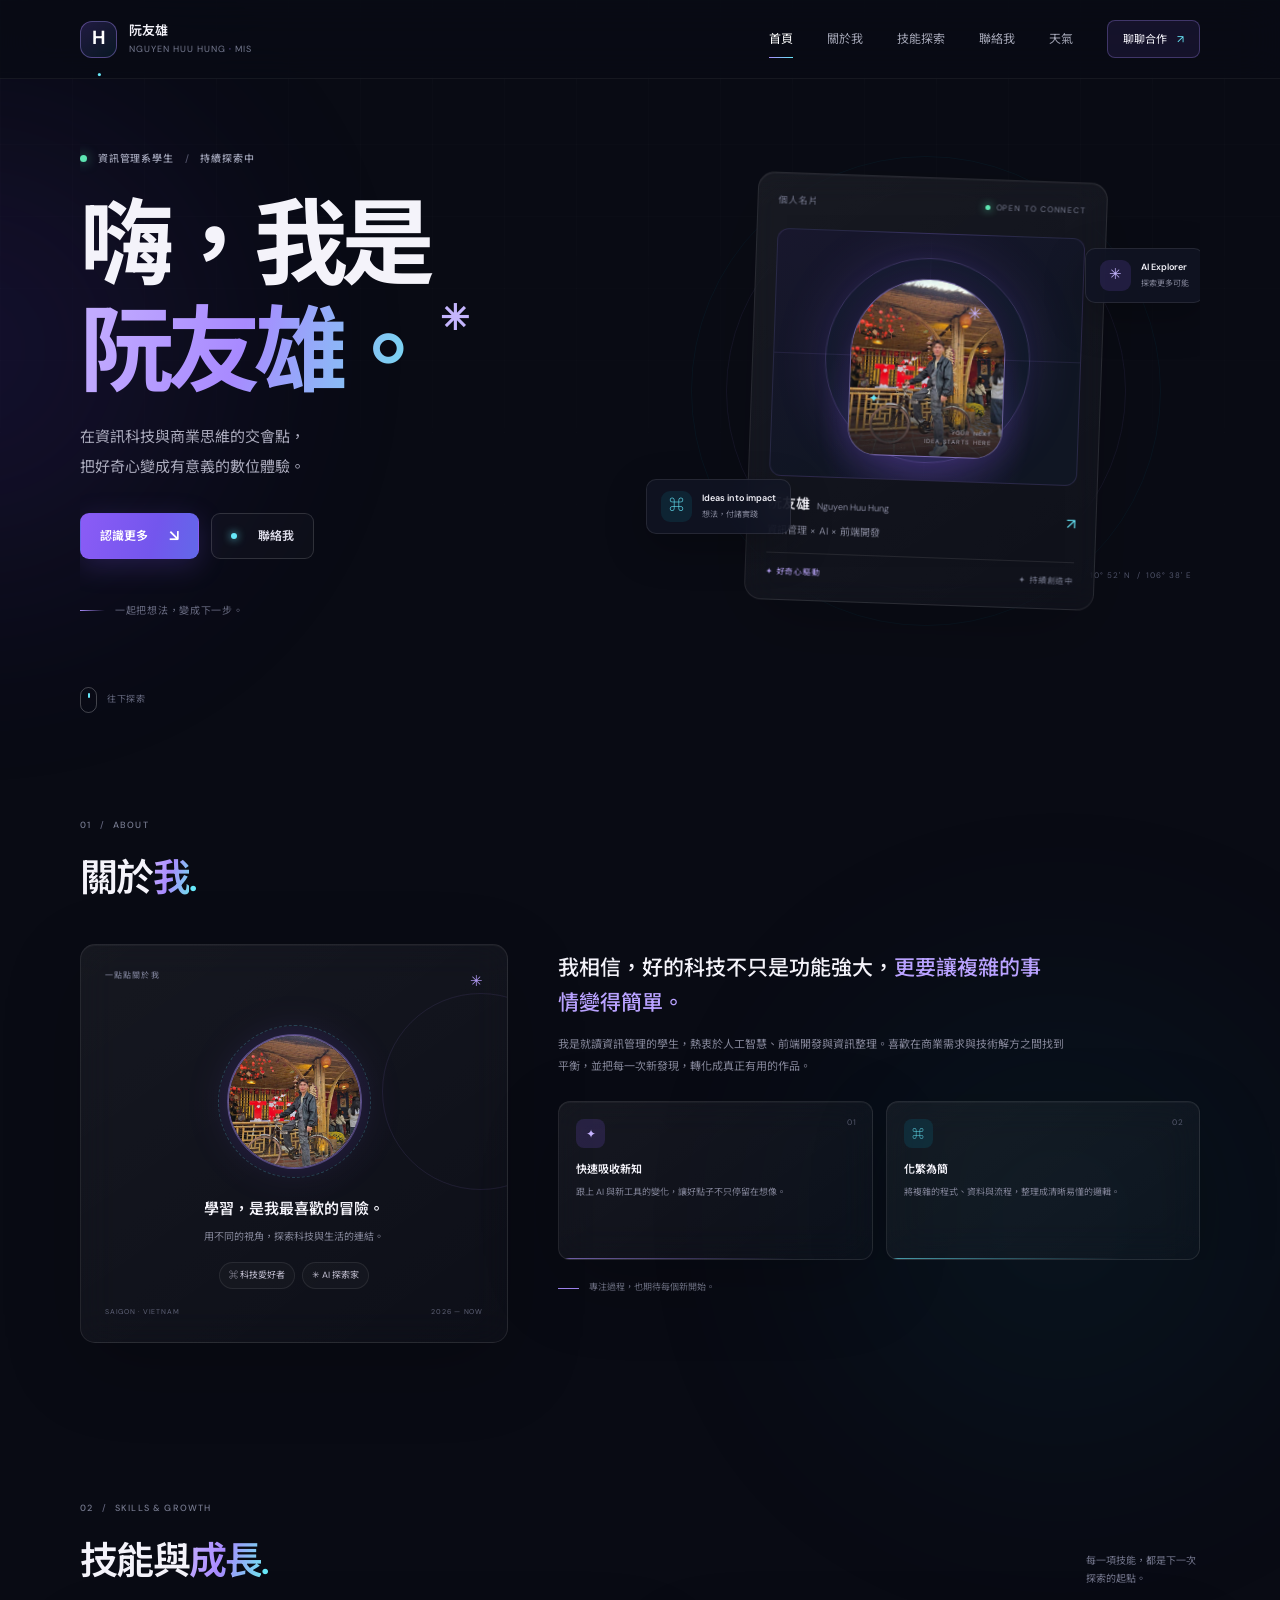
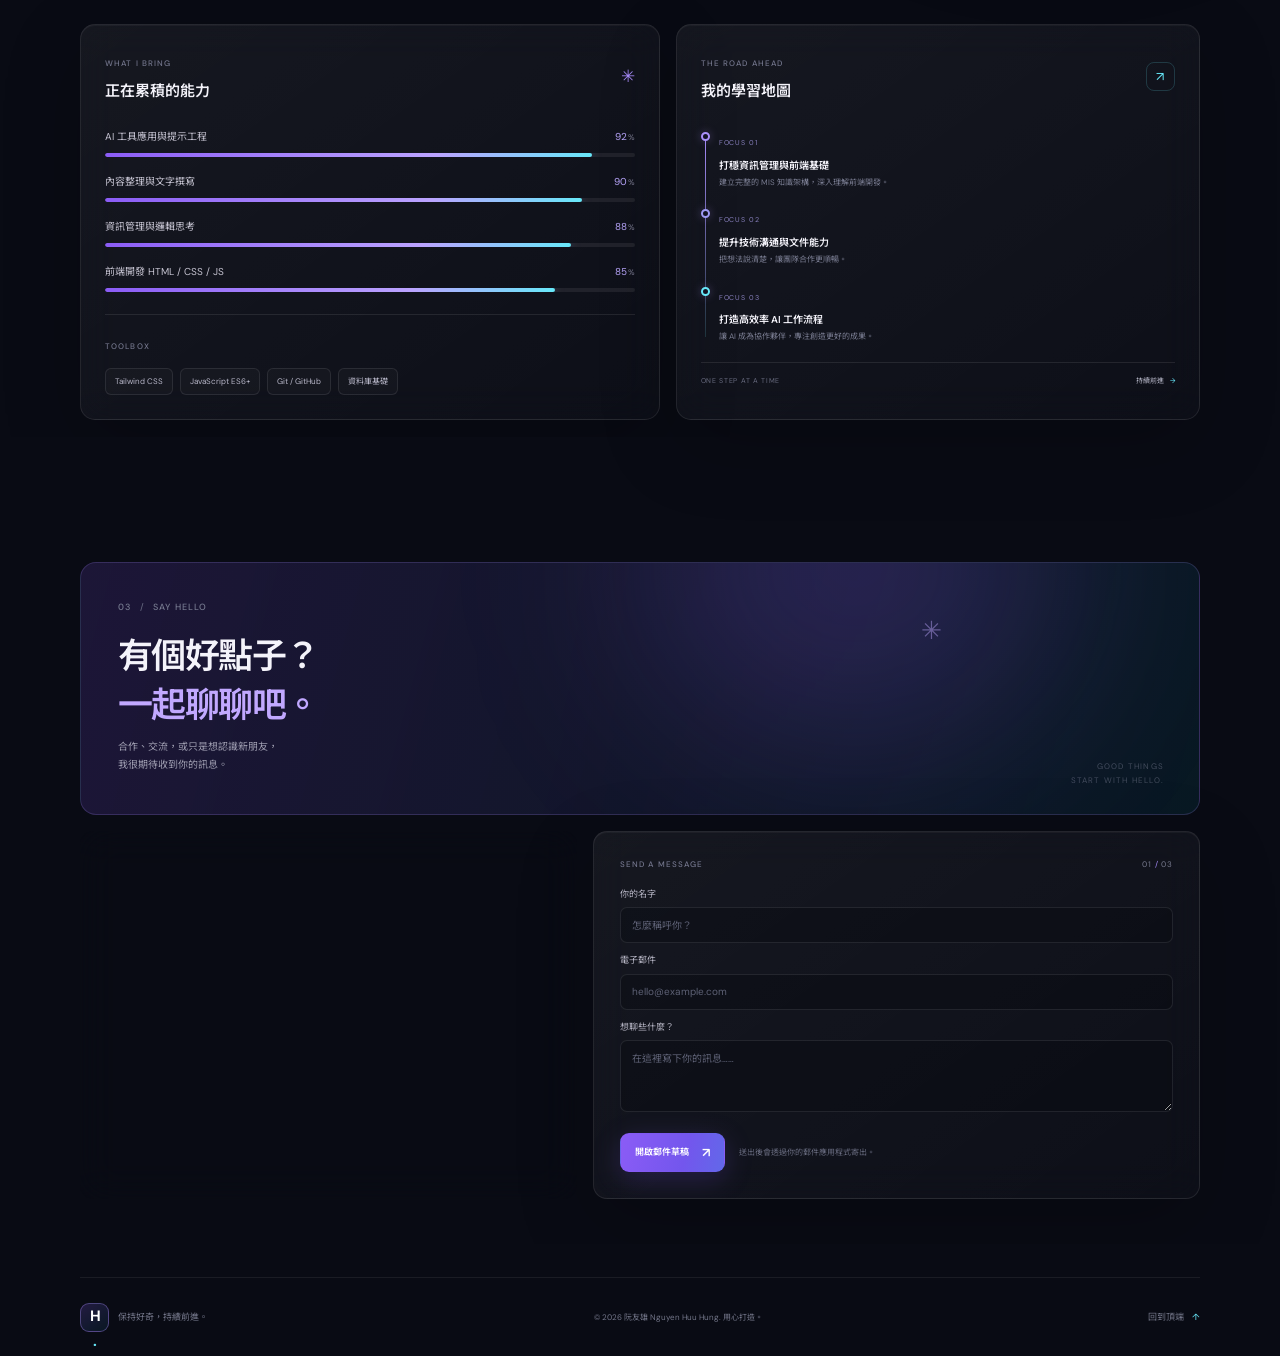
<file: index.html>
<!doctype html>
<html lang="zh-Hant">
  <head>
    <meta charset="UTF-8" />
    <meta name="viewport" content="width=device-width, initial-scale=1.0" />
    <meta
      name="description"
      content="阮友雄的個人作品集：資訊管理、人工智慧與前端技術的探索與實踐。"
    />
    <meta name="theme-color" content="#090b14" />
    <title>阮友雄 Nguyen Huu Hung — 個人作品集</title>
    <link rel="preconnect" href="https://fonts.googleapis.com" />
    <link rel="preconnect" href="https://fonts.gstatic.com" crossorigin />
    <link
      href="https://fonts.googleapis.com/css2?family=DM+Sans:wght@400;500;600;700&family=Noto+Sans+TC:wght@400;500;600;700;800&display=swap"
      rel="stylesheet"
    />
    <link rel="stylesheet" href="./styles.css" />
    <script src="./script.js" defer></script>
  </head>
  <body>
    <div class="page-glow page-glow-one" aria-hidden="true"></div>
    <div class="page-glow page-glow-two" aria-hidden="true"></div>

    <header class="site-header">
      <nav class="nav-shell container" aria-label="主要導覽">
        <a class="brand" href="#home" aria-label="阮友雄 — 回到首頁">
          <span class="brand-mark">H<span>.</span></span>
          <span class="brand-copy">
            <strong>阮友雄</strong>
            <span>NGUYEN HUU HUNG <i>·</i> MIS</span>
          </span>
        </a>
        <button class="menu-toggle" type="button" aria-label="開啟導覽選單" aria-expanded="false" aria-controls="primary-menu">
          <span></span><span></span>
        </button>
        <div class="nav-links" id="primary-menu">
          <a class="nav-link active" href="#home">首頁</a>
          <a class="nav-link" href="#about">關於我</a>
          <a class="nav-link" href="#skills">技能探索</a>
          <a class="nav-link" href="#contact">聯絡我</a>
          <a class="nav-link" href="./weather.html">天氣</a>
          <a class="nav-cta" href="#contact">聊聊合作 <span aria-hidden="true">↗</span></a>
        </div>
      </nav>
    </header>

    <main>
      <section class="hero section container" id="home" aria-labelledby="hero-title">
        <div class="hero-copy">
          <div class="eyebrow"><span class="status-dot"></span> 資訊管理系學生 <span class="eyebrow-separator">/</span> 持續探索中</div>
          <h1 id="hero-title">嗨，我是<br /><span class="gradient-text">阮友雄。</span><span class="wave" aria-hidden="true">✳</span></h1>
          <p class="hero-description">
            在資訊科技與商業思維的交會點，<br class="desktop-break" />
            把好奇心變成有意義的數位體驗。
          </p>
          <div class="hero-actions">
            <a class="button button-primary" href="#about">認識更多 <span aria-hidden="true">↘</span></a>
            <a class="button button-secondary" href="#contact"><span class="button-dot"></span> 聯絡我</a>
          </div>
          <div class="hero-footnote"><span class="footnote-line"></span> 一起把想法，變成下一步。</div>
        </div>

        <div class="hero-visual" aria-label="個人介紹卡片">
          <div class="orbit orbit-one"></div>
          <div class="orbit orbit-two"></div>
          <div class="hero-card glass-card">
            <div class="card-topline"><span>個人名片</span><span class="availability"><i></i> OPEN TO CONNECT</span></div>
            <div class="portrait-wrap">
              <div class="portrait-halo"></div>
              <div class="portrait">
                <img class="portrait-image" src="./img/image01.jpg" alt="阮友雄的個人照片" />
                <span class="portrait-spark spark-one">✳</span>
                <span class="portrait-spark spark-two">✦</span>
                <span class="portrait-caption">YOUR NEXT<br />IDEA STARTS HERE</span>
              </div>
            </div>
            <div class="hero-card-info">
              <div><h2>阮友雄 <span>Nguyen Huu Hung</span></h2><p>資訊管理 × AI × 前端開發</p></div>
              <span class="card-arrow" aria-hidden="true">↗</span>
            </div>
            <div class="hero-card-bottom"><span>✦ 好奇心驅動</span><span>✦ 持續創造中</span></div>
          </div>
          <div class="floating-note note-top"><span class="note-icon">✳</span><span><strong>AI Explorer</strong><small>探索更多可能</small></span></div>
          <div class="floating-note note-bottom"><span class="note-icon note-icon-cyan">⌘</span><span><strong>Ideas into impact</strong><small>想法，付諸實踐</small></span></div>
          <span class="visual-coordinate">10° 52' N&nbsp; / &nbsp;106° 38' E</span>
        </div>
        <a class="scroll-cue" href="#about" aria-label="向下瀏覽"><span></span> 往下探索</a>
      </section>

      <section class="section about-section container" id="about" aria-labelledby="about-title">
        <div class="section-heading">
          <span class="section-index">01 <i>/</i> ABOUT</span>
          <h2 id="about-title">關於<span class="gradient-text">我</span><span class="heading-dot">.</span></h2>
        </div>
        <div class="about-grid">
          <article class="profile-card glass-card">
            <div class="profile-card-top"><span class="mini-label">一點點關於我</span><span class="profile-star">✳</span></div>
            <div class="profile-monogram">
              <img class="profile-image" src="./img/image01.jpg" alt="阮友雄的個人照片" />
              <span class="monogram-ring" aria-hidden="true"></span>
            </div>
            <h3>學習，是我最喜歡的冒險。</h3>
            <p>用不同的視角，探索科技與生活的連結。</p>
            <div class="profile-tags"><span>⌘ 科技愛好者</span><span>✳ AI 探索家</span></div>
            <div class="profile-card-index">SAIGON · VIETNAM <span>2026 — NOW</span></div>
          </article>
          <div class="about-content">
            <p class="about-lead">我相信，好的科技不只是功能強大，<span class="text-lilac">更要讓複雜的事情變得簡單。</span></p>
            <p class="about-paragraph">我是就讀資訊管理的學生，熱衷於人工智慧、前端開發與資訊整理。喜歡在商業需求與技術解方之間找到平衡，並把每一次新發現，轉化成真正有用的作品。</p>
            <div class="feature-grid">
              <article class="feature-card glass-card">
                <span class="feature-number">01</span><span class="feature-icon purple-icon" aria-hidden="true">✦</span>
                <h3>快速吸收新知</h3><p>跟上 AI 與新工具的變化，讓好點子不只停留在想像。</p>
                <span class="feature-line"></span>
              </article>
              <article class="feature-card glass-card">
                <span class="feature-number">02</span><span class="feature-icon cyan-icon" aria-hidden="true">⌘</span>
                <h3>化繁為簡</h3><p>將複雜的程式、資料與流程，整理成清晰易懂的邏輯。</p>
                <span class="feature-line feature-line-cyan"></span>
              </article>
            </div>
            <div class="about-signoff"><span class="signoff-rule"></span> 專注過程，也期待每個新開始。</div>
          </div>
        </div>
      </section>

      <section class="section skills-section container" id="skills" aria-labelledby="skills-title">
        <div class="section-heading skills-heading">
          <div><span class="section-index">02 <i>/</i> SKILLS & GROWTH</span><h2 id="skills-title">技能與<span class="gradient-text">成長</span><span class="heading-dot">.</span></h2></div>
          <p>每一項技能，都是下一次<br />探索的起點。</p>
        </div>
        <div class="skills-layout">
          <article class="skills-card glass-card">
            <div class="card-heading"><div><span class="mini-label">WHAT I BRING</span><h3>正在累積的能力</h3></div><span class="card-heading-mark">✳</span></div>
            <div class="skill-list">
              <div class="skill-item"><div class="skill-label"><span>AI 工具應用與提示工程</span><span class="skill-score">92<span>%</span></span></div><div class="skill-track"><span style="--level: 92%"></span></div></div>
              <div class="skill-item"><div class="skill-label"><span>內容整理與文字撰寫</span><span class="skill-score">90<span>%</span></span></div><div class="skill-track"><span style="--level: 90%"></span></div></div>
              <div class="skill-item"><div class="skill-label"><span>資訊管理與邏輯思考</span><span class="skill-score">88<span>%</span></span></div><div class="skill-track"><span style="--level: 88%"></span></div></div>
              <div class="skill-item"><div class="skill-label"><span>前端開發 HTML / CSS / JS</span><span class="skill-score">85<span>%</span></span></div><div class="skill-track"><span style="--level: 85%"></span></div></div>
            </div>
            <div class="toolbox"><span class="mini-label">TOOLBOX</span><div class="tool-pills"><span>Tailwind CSS</span><span>JavaScript ES6+</span><span>Git / GitHub</span><span>資料庫基礎</span></div></div>
          </article>
          <article class="roadmap-card glass-card">
            <div class="card-heading"><div><span class="mini-label">THE ROAD AHEAD</span><h3>我的學習地圖</h3></div><span class="roadmap-icon">↗</span></div>
            <div class="timeline">
              <div class="timeline-item"><span class="timeline-dot"></span><span class="timeline-label">FOCUS 01</span><h4>打穩資訊管理與前端基礎</h4><p>建立完整的 MIS 知識架構，深入理解前端開發。</p></div>
              <div class="timeline-item"><span class="timeline-dot"></span><span class="timeline-label">FOCUS 02</span><h4>提升技術溝通與文件能力</h4><p>把想法說清楚，讓團隊合作更順暢。</p></div>
              <div class="timeline-item"><span class="timeline-dot"></span><span class="timeline-label">FOCUS 03</span><h4>打造高效率 AI 工作流程</h4><p>讓 AI 成為協作夥伴，專注創造更好的成果。</p></div>
            </div>
            <div class="roadmap-footer"><span>ONE STEP AT A TIME</span><span>持續前進 <i>→</i></span></div>
          </article>
        </div>
      </section>

      <section class="section contact-section container" id="contact" aria-labelledby="contact-title">
        <div class="contact-banner">
          <div class="contact-banner-glow" aria-hidden="true"></div>
          <span class="section-index">03 <i>/</i> SAY HELLO</span>
          <h2 id="contact-title">有個好點子？<br /><span>一起聊聊吧。</span></h2>
          <p>合作、交流，或只是想認識新朋友，<br />我很期待收到你的訊息。</p>
          <span class="banner-star" aria-hidden="true">✳</span>
          <span class="banner-caption">GOOD THINGS<br />START WITH HELLO.</span>
        </div>
        <div class="contact-grid">
          <article class="contact-info glass-card">
            <span class="mini-label">GET IN TOUCH</span>
            <h3>保持聯繫，<br />讓好想法持續發生。</h3>
            <p>不管是合作機會、技術交流，或一個有趣的想法，都歡迎寫信給我。</p>
            <span class="contact-label">我的 Email</span>
            <button class="email-copy" type="button" data-copy-email="nhh270499@gmail.com" aria-label="複製電子郵件地址 nhh270499@gmail.com">
              <span>nhh270499@gmail.com</span><span class="copy-icon" aria-hidden="true">▢</span>
            </button>
            <div class="contact-note"><span class="status-dot"></span> 通常會盡快回覆訊息</div>
            <span class="contact-decoration" aria-hidden="true">✳</span>
          </article>
          <form class="contact-form glass-card" id="contact-form">
            <div class="form-heading"><span class="mini-label">SEND A MESSAGE</span><span class="form-step">01 <i>/</i> 03</span></div>
            <label for="sender-name">你的名字</label>
            <input id="sender-name" name="name" type="text" placeholder="怎麼稱呼你？" autocomplete="name" required />
            <label for="sender-email">電子郵件</label>
            <input id="sender-email" name="email" type="email" placeholder="hello@example.com" autocomplete="email" required />
            <label for="sender-message">想聊些什麼？</label>
            <textarea id="sender-message" name="message" rows="3" placeholder="在這裡寫下你的訊息……" required></textarea>
            <button class="button button-primary submit-button" type="submit">開啟郵件草稿 <span aria-hidden="true">↗</span></button>
            <p class="form-note">送出後會透過你的郵件應用程式寄出。</p>
          </form>
        </div>
      </section>
    </main>

    <footer class="site-footer container">
      <a class="footer-brand" href="#home"><span class="brand-mark">H<span>.</span></span><span>保持好奇，持續前進。</span></a>
      <span class="copyright">© 2026 阮友雄 Nguyen Huu Hung. 用心打造。</span>
      <a class="back-to-top" href="#home">回到頂端 <span aria-hidden="true">↑</span></a>
    </footer>

    <div class="toast" id="toast" role="status" aria-live="polite">
      <span class="toast-check" aria-hidden="true">✓</span><span id="toast-message">已複製 Email！</span>
    </div>
  </body>
</html>
</file>
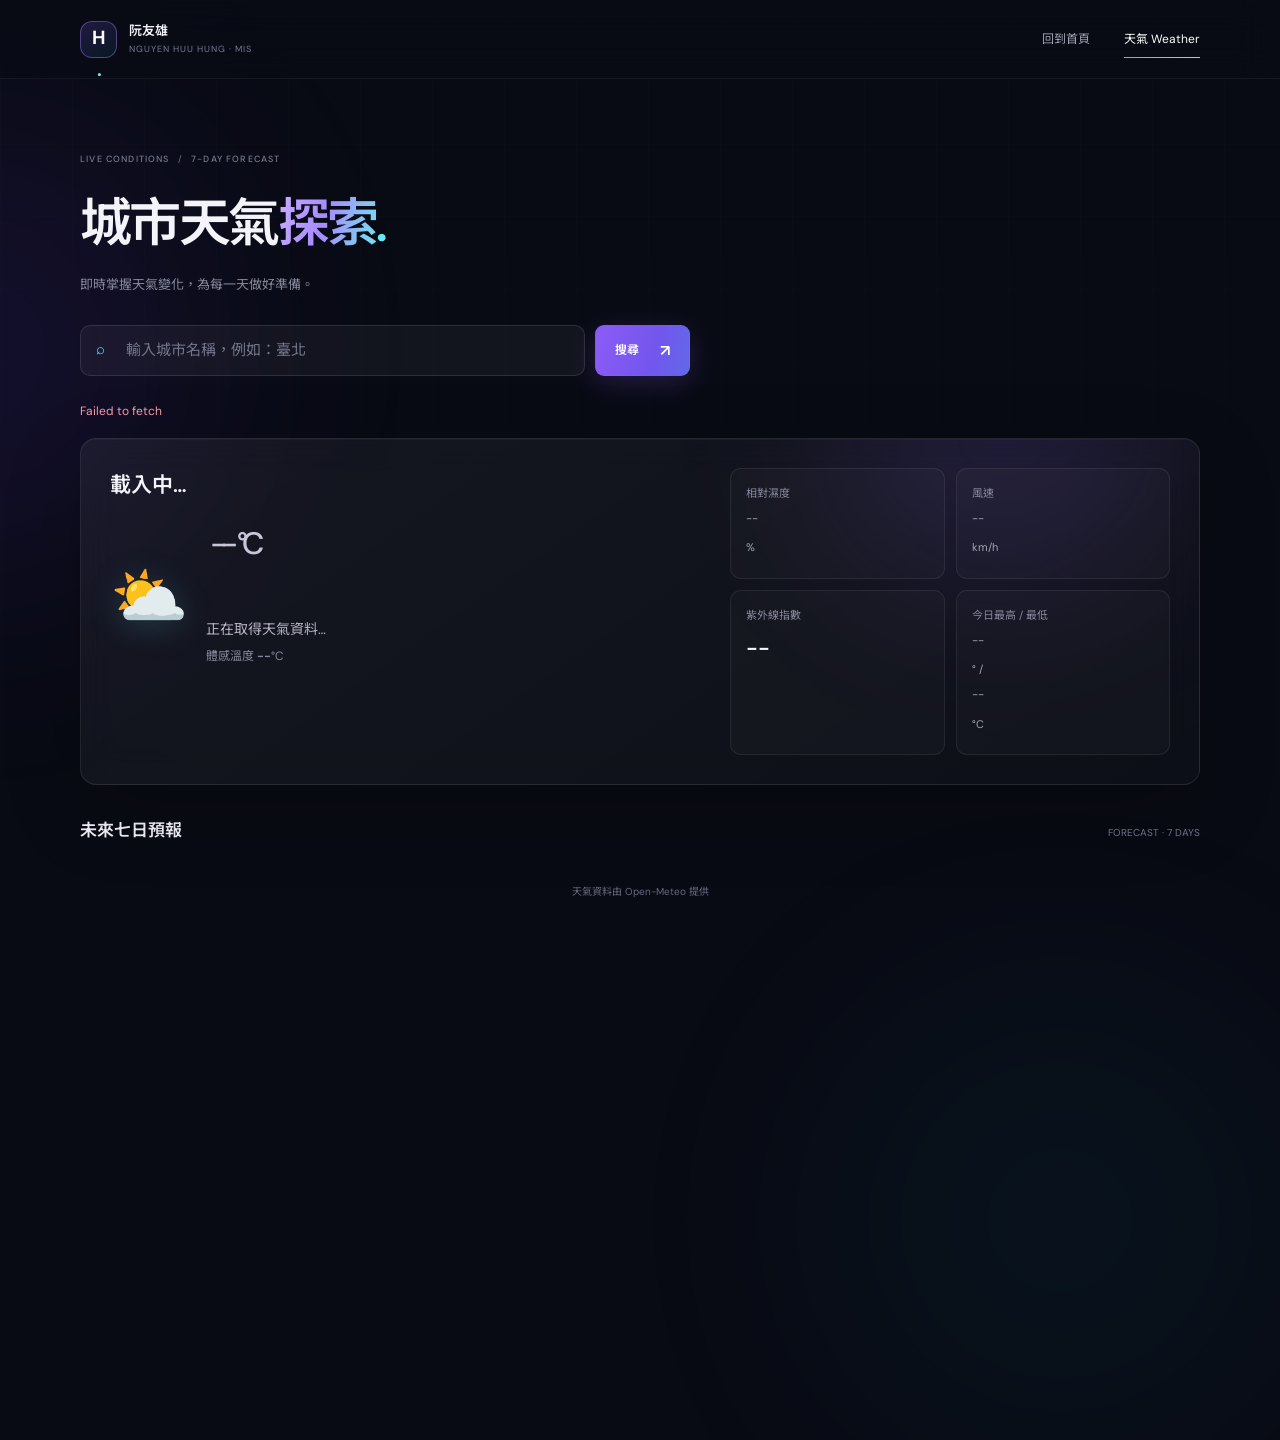
<file: weather.html>
<!doctype html>
<html lang="zh-Hant">
  <head>
    <meta charset="UTF-8" />
    <meta name="viewport" content="width=device-width, initial-scale=1.0" />
    <meta name="description" content="查看全球城市即時天氣與未來七日預報。" />
    <meta name="theme-color" content="#090b14" />
    <title>天氣 Weather — 阮友雄</title>
    <link rel="preconnect" href="https://fonts.googleapis.com" />
    <link rel="preconnect" href="https://fonts.gstatic.com" crossorigin />
    <link
      href="https://fonts.googleapis.com/css2?family=DM+Sans:wght@400;500;600;700&family=Noto+Sans+TC:wght@400;500;600;700;800&display=swap"
      rel="stylesheet"
    />
    <link rel="stylesheet" href="./styles.css" />
    <style>
      .weather-main { min-height: calc(100vh - 78px); padding-top: 66px; padding-bottom: 80px; }
      .weather-heading { margin-bottom: 29px; }
      .weather-heading .section-index { color: #777b90; }
      .weather-heading h1 { margin: 8px 0 7px; font-size: clamp(35px, 6vw, 52px); font-weight: 600; letter-spacing: -.05em; }
      .weather-heading p { margin: 0; color: #85879a; font-size: 13px; }
      .weather-search { position: relative; z-index: 5; max-width: 610px; margin-bottom: 25px; }
      .search-form { display: flex; gap: 10px; }
      .search-field { position: relative; flex: 1; }
      .search-field label { position: absolute; width: 1px; height: 1px; overflow: hidden; clip: rect(0, 0, 0, 0); white-space: nowrap; }
      .search-field input { width: 100%; min-height: 51px; padding: 0 17px 0 45px; border: 1px solid rgba(255,255,255,.11); border-radius: 10px; background: rgba(255,255,255,.045); color: var(--text); }
      .search-field input::placeholder { color: #73768a; }
      .search-icon { position: absolute; top: 50%; left: 16px; color: var(--cyan); transform: translateY(-50%); pointer-events: none; }
      .search-form .button { min-height: 51px; }
      .suggestions { position: absolute; top: calc(100% + 7px); right: 0; left: 0; display: none; max-height: 260px; padding: 6px; overflow-y: auto; border: 1px solid var(--line); border-radius: 10px; background: rgba(15,17,30,.97); box-shadow: 0 18px 45px rgba(0,0,0,.4); backdrop-filter: blur(18px); }
      .suggestions.open { display: grid; }
      .suggestion { padding: 10px 12px; border: 0; border-radius: 7px; background: transparent; color: var(--text); cursor: pointer; text-align: left; }
      .suggestion:hover, .suggestion:focus-visible { background: rgba(167,139,250,.12); outline: none; }
      .suggestion small { display: block; color: #85879a; font-size: 11px; }
      .weather-status { min-height: 25px; margin: 0 0 12px; color: #8d90a6; font-size: 12px; }
      .weather-status.error { color: #ff9aab; }
      .weather-status[hidden] { display: none; }
      .current-weather { position: relative; display: grid; grid-template-columns: 1.15fr .85fr; gap: 25px; padding: 29px; overflow: hidden; border-radius: 16px; }
      .current-weather::before { position: absolute; top: -150px; right: 2%; width: 350px; height: 300px; border-radius: 50%; background: rgba(139,92,246,.13); filter: blur(80px); content: ""; pointer-events: none; }
      .current-primary, .current-details { position: relative; }
      .location-line { display: flex; flex-wrap: wrap; align-items: center; gap: 10px; }
      .location-line h2 { margin: 0; font-size: 21px; font-weight: 600; }
      .location-country { color: #85879a; font-size: 12px; }
      .local-time { margin-top: 5px; color: #73768a; font-size: 11px; }
      .temperature-line { display: flex; align-items: center; gap: 17px; margin-top: 24px; }
      .weather-icon { font-size: 63px; line-height: 1; filter: drop-shadow(0 5px 16px rgba(103,232,249,.18)); }
      .temperature { font-size: clamp(57px, 9vw, 82px); font-weight: 500; line-height: 1; letter-spacing: -.07em; }
      .temperature span { margin-left: 4px; color: #c9c4d9; font-size: 31px; vertical-align: top; }
      .weather-description { margin-top: 8px; color: #b6b3c5; font-size: 14px; }
      .feels-like { margin-top: 5px; color: #85879a; font-size: 12px; }
      .current-details { display: grid; grid-template-columns: 1fr 1fr; align-content: center; gap: 11px; }
      .weather-metric { min-height: 91px; padding: 15px; border: 1px solid rgba(255,255,255,.07); border-radius: 11px; background: rgba(255,255,255,.025); }
      .weather-metric span { display: block; color: #85879a; font-size: 11px; }
      .weather-metric strong { display: block; margin-top: 6px; font-size: 21px; font-weight: 600; }
      .weather-metric strong small { color: #a3a5b5; font-size: 11px; font-weight: 400; }
      .forecast-section { margin-top: 31px; }
      .forecast-heading { display: flex; align-items: baseline; justify-content: space-between; margin-bottom: 14px; }
      .forecast-heading h2 { margin: 0; font-size: 17px; font-weight: 600; }
      .forecast-heading span { color: #74778d; font-size: 10px; }
      .forecast-grid { display: grid; grid-template-columns: repeat(7, minmax(0, 1fr)); gap: 10px; }
      .forecast-day { min-height: 156px; padding: 16px 10px; border-radius: 12px; text-align: center; }
      .forecast-day h3 { margin: 0; color: #bcb9cb; font-size: 11px; font-weight: 500; }
      .forecast-icon { margin: 13px 0 8px; font-size: 26px; }
      .forecast-temperatures { display: flex; justify-content: center; gap: 9px; font-size: 13px; }
      .forecast-temperatures span:last-child { color: #85879a; }
      .forecast-rain { margin-top: 6px; color: #79dce8; font-size: 10px; }
      .weather-footer { margin-top: 24px; color: #66697f; font-size: 10px; text-align: center; }
      [aria-busy="true"] { opacity: .7; }
      @media (max-width: 640px) {
        .weather-main { min-height: calc(100vh - 67px); padding-top: 43px; padding-bottom: 55px; }
        .weather-heading { margin-bottom: 23px; }
        .weather-heading p { font-size: 11px; }
        .search-form { gap: 7px; }
        .search-form .button { gap: 8px; padding-inline: 12px; font-size: 11px; }
        .current-weather { grid-template-columns: 1fr; gap: 24px; padding: 21px; }
        .temperature-line { margin-top: 20px; }
        .weather-icon { font-size: 53px; }
        .current-details { gap: 8px; }
        .weather-metric { min-height: 79px; padding: 12px; }
        .weather-metric strong { font-size: 18px; }
        .forecast-grid { grid-template-columns: repeat(2, minmax(0, 1fr)); gap: 8px; }
        .forecast-day { min-height: 130px; }
        .forecast-day:last-child { grid-column: span 2; }
      }
    </style>
    <script src="./weather.js" defer></script>
  </head>
  <body>
    <div class="page-glow page-glow-one" aria-hidden="true"></div>
    <div class="page-glow page-glow-two" aria-hidden="true"></div>

    <header class="site-header">
      <nav class="nav-shell container" aria-label="主要導覽">
        <a class="brand" href="./index.html" aria-label="阮友雄 — 回到首頁">
          <span class="brand-mark">H<span>.</span></span>
          <span class="brand-copy">
            <strong>阮友雄</strong>
            <span>NGUYEN HUU HUNG <i>·</i> MIS</span>
          </span>
        </a>
        <button class="menu-toggle" type="button" aria-label="開啟導覽選單" aria-expanded="false" aria-controls="primary-menu">
          <span></span><span></span>
        </button>
        <div class="nav-links" id="primary-menu">
          <a class="nav-link" href="./index.html">回到首頁</a>
          <a class="nav-link active" href="./weather.html" aria-current="page">天氣 Weather</a>
        </div>
      </nav>
    </header>

    <main class="weather-main container">
      <div class="weather-heading">
        <span class="section-index">LIVE CONDITIONS <i>/</i> 7-DAY FORECAST</span>
        <h1>城市天氣<span class="gradient-text">探索</span><span class="heading-dot">.</span></h1>
        <p>即時掌握天氣變化，為每一天做好準備。</p>
      </div>

      <section class="weather-search" aria-label="搜尋城市天氣">
        <form class="search-form" id="search-form" role="search">
          <div class="search-field">
            <label for="city-input">搜尋城市</label>
            <span class="search-icon" aria-hidden="true">⌕</span>
            <input id="city-input" name="city" type="search" placeholder="輸入城市名稱，例如：臺北" autocomplete="off" aria-autocomplete="list" aria-controls="city-suggestions" aria-expanded="false" />
            <div class="suggestions" id="city-suggestions" role="listbox" aria-label="城市建議"></div>
          </div>
          <button class="button button-primary" type="submit">搜尋 <span aria-hidden="true">↗</span></button>
        </form>
      </section>

      <p class="weather-status" id="weather-status" role="status" aria-live="polite" hidden></p>

      <section class="current-weather glass-card" id="current-weather" aria-labelledby="city-name" aria-busy="true">
        <div class="current-primary">
          <div class="location-line">
            <h2 id="city-name">載入中…</h2>
            <span class="location-country" id="city-country"></span>
          </div>
          <div class="local-time" id="local-time"></div>
          <div class="temperature-line">
            <span class="weather-icon" id="current-icon" aria-hidden="true">⛅</span>
            <div>
              <div class="temperature"><span id="current-temperature">--</span><span>°C</span></div>
              <div class="weather-description" id="current-description">正在取得天氣資料…</div>
              <div class="feels-like">體感溫度 <strong id="feels-like">--</strong>°C</div>
            </div>
          </div>
        </div>
        <div class="current-details" aria-label="目前天氣指標">
          <div class="weather-metric"><span>相對濕度</span><strong><span id="humidity">--</span><small>%</small></strong></div>
          <div class="weather-metric"><span>風速</span><strong><span id="wind-speed">--</span><small> km/h</small></strong></div>
          <div class="weather-metric"><span>紫外線指數</span><strong id="uv-index">--</strong></div>
          <div class="weather-metric"><span>今日最高 / 最低</span><strong><span id="today-high">--</span><small>° / </small><span id="today-low">--</span><small>°C</small></strong></div>
        </div>
      </section>

      <section class="forecast-section" aria-labelledby="forecast-title">
        <div class="forecast-heading">
          <h2 id="forecast-title">未來七日預報</h2>
          <span>FORECAST · 7 DAYS</span>
        </div>
        <div class="forecast-grid" id="forecast-grid" aria-live="polite"></div>
      </section>
      <p class="weather-footer">天氣資料由 Open-Meteo 提供</p>
    </main>
  </body>
</html>
</file>
<file: styles.css>
:root {
  color-scheme: dark;
  --bg: #090b14;
  --panel: rgba(17, 20, 36, .76);
  --text: #f4f3fa;
  --muted: #8d90a6;
  --purple: #a78bfa;
  --purple-strong: #8b5cf6;
  --cyan: #67e8f9;
  --line: rgba(255, 255, 255, .09);
  --font: "DM Sans", "Noto Sans TC", sans-serif;
}

* { box-sizing: border-box; }
html { scroll-behavior: smooth; scroll-padding-top: 100px; }
body { margin: 0; min-width: 320px; overflow-x: hidden; background: var(--bg); color: var(--text); font-family: var(--font); font-size: 15px; line-height: 1.7; -webkit-font-smoothing: antialiased; }
body::before { position: fixed; inset: 0; z-index: -2; background-image: linear-gradient(rgba(255,255,255,.017) 1px, transparent 1px), linear-gradient(90deg, rgba(255,255,255,.017) 1px, transparent 1px); background-size: 72px 72px; content: ""; mask-image: linear-gradient(to bottom, black, transparent 76%); pointer-events: none; }
a { color: inherit; text-decoration: none; }
button, input, textarea { font: inherit; }
button, a { -webkit-tap-highlight-color: transparent; }
button:focus-visible, a:focus-visible, input:focus-visible, textarea:focus-visible { outline: 2px solid var(--cyan); outline-offset: 4px; }
.container { width: min(1120px, calc(100% - 64px)); margin-inline: auto; }
.page-glow { position: absolute; z-index: -1; width: 440px; height: 440px; border-radius: 50%; filter: blur(130px); opacity: .16; pointer-events: none; }
.page-glow-one { top: 130px; left: -250px; background: #5932c8; }
.page-glow-two { top: 1000px; right: 0; background: #0e7490; opacity: .09; }
.glass-card { background: linear-gradient(145deg, rgba(255,255,255,.055), rgba(255,255,255,.018)); border: 1px solid var(--line); box-shadow: 0 24px 80px rgba(0,0,0,.2), inset 0 1px rgba(255,255,255,.035); backdrop-filter: blur(18px); }
.site-header { position: sticky; top: 0; z-index: 20; border-bottom: 1px solid rgba(255,255,255,.055); background: rgba(9,11,20,.75); backdrop-filter: blur(22px); }
.nav-shell { display: flex; min-height: 78px; align-items: center; justify-content: space-between; }
.brand, .footer-brand { display: inline-flex; align-items: center; gap: 12px; }
.brand-mark { display: grid; width: 37px; height: 37px; place-items: center; border: 1px solid rgba(167,139,250,.4); border-radius: 12px; background: linear-gradient(145deg, rgba(139,92,246,.2), rgba(6,182,212,.08)); color: #fff; font-size: 19px; font-weight: 700; letter-spacing: -1px; }
.brand-mark span, .profile-monogram > span:first-child { color: var(--cyan); }
.brand-copy { display: flex; flex-direction: column; line-height: 1.3; }
.brand-copy strong { font-size: 13px; font-weight: 600; }
.brand-copy > span { margin-top: 4px; color: #777b91; font-size: 9px; letter-spacing: .11em; }
.brand-copy i { color: var(--purple); font-style: normal; }
.nav-links { display: flex; align-items: center; gap: 34px; }
.nav-link { position: relative; color: #a3a5b5; font-size: 12px; transition: color .2s ease; }
.nav-link:hover, .nav-link.active { color: #fff; }
.nav-link.active::after { position: absolute; right: 0; bottom: -9px; left: 0; height: 1px; background: linear-gradient(90deg, var(--purple), var(--cyan)); content: ""; }
.nav-cta { padding: 9px 15px; border: 1px solid rgba(167,139,250,.3); border-radius: 8px; background: rgba(139,92,246,.1); font-size: 11px; transition: background .2s, border-color .2s; }
.nav-cta:hover { border-color: rgba(167,139,250,.65); background: rgba(139,92,246,.2); }
.nav-cta span { margin-left: 7px; color: var(--cyan); }
.menu-toggle { display: none; }
.section { position: relative; }
.hero { display: grid; min-height: 660px; grid-template-columns: 1.02fr .98fr; align-items: center; padding-top: 48px; padding-bottom: 85px; overflow-x: clip; }
.hero-copy { position: relative; z-index: 2; padding-bottom: 12px; }
.eyebrow, .section-index, .mini-label { color: #9da0b4; font-size: 10px; font-weight: 500; letter-spacing: .13em; }
.eyebrow { display: flex; align-items: center; gap: 11px; letter-spacing: .08em; }
.status-dot { display: inline-block; width: 7px; height: 7px; flex: 0 0 7px; border-radius: 50%; background: #5ee6b2; box-shadow: 0 0 12px rgba(94,230,178,.65); }
.eyebrow-separator { color: #515268; }
.hero h1 { margin: 25px 0 17px; font-size: clamp(62px, 8.3vw, 94px); font-weight: 700; line-height: 1.13; letter-spacing: -.075em; }
.gradient-text { background: linear-gradient(105deg, #c2abff 5%, #a88aff 46%, #70e4ee 100%); background-clip: text; color: transparent; -webkit-background-clip: text; }
.wave { display: inline-block; margin-left: 12px; color: #c4b5fd; font-size: 35px; vertical-align: top; animation: slow-spin 12s linear infinite; }
.hero-description { margin: 0; color: #aaaabc; font-size: 15px; line-height: 2; }
.hero-actions { display: flex; flex-wrap: wrap; gap: 12px; margin-top: 31px; }
.button { display: inline-flex; min-height: 46px; align-items: center; justify-content: center; gap: 21px; padding: 0 19px; border: 1px solid transparent; border-radius: 9px; cursor: pointer; font-size: 12px; font-weight: 600; transition: transform .2s ease, box-shadow .2s ease, background .2s ease; }
.button:hover { transform: translateY(-2px); }
.button-primary { background: linear-gradient(105deg, #8b5cf6, #7356ed 62%, #6268e9); box-shadow: 0 7px 28px rgba(124,85,238,.22); color: white; }
.button-primary:hover { box-shadow: 0 9px 35px rgba(124,85,238,.4); }
.button-primary span { font-size: 16px; }
.button-secondary { border-color: rgba(255,255,255,.14); background: rgba(255,255,255,.025); color: #deddea; }
.button-secondary:hover { background: rgba(255,255,255,.07); }
.button-dot { width: 6px; height: 6px; border-radius: 50%; background: var(--cyan); box-shadow: 0 0 9px var(--cyan); }
.hero-footnote { display: flex; align-items: center; gap: 10px; margin-top: 43px; color: #686b81; font-size: 10px; letter-spacing: .07em; }
.footnote-line { width: 25px; height: 1px; background: linear-gradient(90deg, var(--purple), transparent); }
.hero-visual { position: relative; display: grid; min-height: 450px; place-items: center; }
.hero-card { position: relative; z-index: 1; width: min(350px, 82%); padding: 20px; overflow: hidden; border-radius: 17px; transform: rotate(2deg); transition: transform .35s ease, border-color .35s ease; }
.hero-card:hover { border-color: rgba(167,139,250,.3); transform: rotate(0) translateY(-4px); }
.card-topline, .hero-card-bottom { display: flex; justify-content: space-between; color: #777b90; font-size: 9px; letter-spacing: .1em; }
.availability { display: flex; align-items: center; gap: 6px; font-size: 8px; }
.availability i { width: 5px; height: 5px; border-radius: 50%; background: #5ee6b2; box-shadow: 0 0 8px #5ee6b2; }
.portrait-wrap { position: relative; display: grid; height: 248px; margin: 20px 0 16px; place-items: center; overflow: hidden; border: 1px solid rgba(167,139,250,.15); border-radius: 12px; background: radial-gradient(ellipse at 50% 77%, rgba(139,92,246,.25), transparent 49%), linear-gradient(150deg, #18172d, #101623 70%); }
.portrait-wrap::before, .portrait-wrap::after { position: absolute; width: 1px; height: 100%; background: linear-gradient(transparent, rgba(167,139,250,.1), transparent); content: ""; }
.portrait-wrap::after { width: 100%; height: 1px; }
.portrait-halo { position: absolute; bottom: 17px; width: 205px; height: 205px; border: 1px solid rgba(167,139,250,.25); border-radius: 50%; box-shadow: 0 0 52px rgba(139,92,246,.18), inset 0 0 35px rgba(6,182,212,.05); }
.portrait { position: relative; width: 155px; height: 178px; margin-top: 22px; overflow: hidden; border: 1px solid rgba(194,171,255,.48); border-radius: 80px 80px 29px 29px; background: linear-gradient(155deg, rgba(143,102,234,.33), rgba(14,22,40,.8) 69%); box-shadow: 0 0 35px rgba(139,92,246,.19); }
.portrait-image { display: block; width: 100%; height: 100%; object-fit: cover; object-position: center 38%; }
.portrait::after { position: absolute; right: 0; bottom: 0; left: 0; height: 62px; background: linear-gradient(transparent, rgba(9,11,20,.78)); content: ""; pointer-events: none; }
.portrait-spark { position: absolute; z-index: 2; color: #c5b4ff; }
.spark-one { top: 18px; right: 24px; font-size: 17px; }
.spark-two { bottom: 46px; left: 19px; color: var(--cyan); font-size: 12px; }
.portrait-caption { position: absolute; z-index: 2; right: 10px; bottom: 10px; color: rgba(236,232,255,.62); font-size: 6px; letter-spacing: .15em; line-height: 1.5; text-align: right; }
.hero-card-info { display: flex; align-items: center; justify-content: space-between; padding-bottom: 14px; }
.hero-card-info h2 { margin: 0; font-size: 14px; font-weight: 600; }
.hero-card-info h2 span { margin-left: 4px; color: #87899f; font-size: 9px; font-weight: 400; }
.hero-card-info p { margin: 5px 0 0; color: #85879a; font-size: 10px; }
.card-arrow { color: var(--cyan); }
.hero-card-bottom { padding-top: 12px; border-top: 1px solid var(--line); font-size: 8px; }
.hero-card-bottom span:first-child { color: #b7a3f6; }
.floating-note { position: absolute; z-index: 3; display: flex; align-items: center; gap: 10px; padding: 11px 14px; border: 1px solid rgba(255,255,255,.09); border-radius: 10px; background: rgba(17,20,36,.86); box-shadow: 0 14px 40px rgba(0,0,0,.25); backdrop-filter: blur(15px); animation: float 5s ease-in-out infinite; }
.note-top { top: 82px; right: -4px; }
.note-bottom { bottom: 82px; left: -5px; animation-delay: -2.5s; }
.note-icon { display: grid; width: 31px; height: 31px; place-items: center; border-radius: 9px; background: rgba(139,92,246,.15); color: #c4b5fd; font-size: 15px; }
.note-icon-cyan { background: rgba(6,182,212,.11); color: var(--cyan); }
.floating-note strong, .floating-note small { display: block; }
.floating-note strong { font-size: 9px; font-weight: 600; }
.floating-note small { margin-top: 2px; color: #85879a; font-size: 8px; }
.orbit { position: absolute; width: 400px; height: 400px; border: 1px solid rgba(167,139,250,.08); border-radius: 50%; }
.orbit-two { width: 470px; height: 470px; border-color: rgba(6,182,212,.055); }
.visual-coordinate { position: absolute; right: 8px; bottom: 33px; color: #51556b; font-size: 8px; letter-spacing: .12em; }
.scroll-cue { position: absolute; bottom: 26px; left: 0; display: flex; align-items: center; gap: 10px; color: #66697f; font-size: 9px; letter-spacing: .08em; }
.scroll-cue span { position: relative; width: 17px; height: 26px; border: 1px solid rgba(255,255,255,.24); border-radius: 11px; }
.scroll-cue span::after { position: absolute; top: 5px; left: 7px; width: 2px; height: 5px; border-radius: 2px; background: var(--cyan); content: ""; animation: scroll-dot 1.8s ease-in-out infinite; }
.about-section { padding-top: 72px; padding-bottom: 98px; }
.section-heading { margin-bottom: 34px; }
.section-index { color: #777b90; font-size: 9px; }
.section-index i { margin: 0 5px; color: #64667e; font-style: normal; }
.section-heading h2 { margin: 9px 0 0; font-size: 38px; font-weight: 600; letter-spacing: -.045em; }
.heading-dot { color: var(--cyan); }
.about-grid { display: grid; grid-template-columns: .8fr 1.2fr; align-items: stretch; gap: 50px; }
.profile-card { position: relative; display: flex; min-height: 385px; flex-direction: column; padding: 24px; overflow: hidden; border-radius: 15px; }
.profile-card::before { position: absolute; top: 48px; right: -72px; width: 195px; height: 195px; border: 1px solid rgba(167,139,250,.1); border-radius: 50%; content: ""; }
.profile-card-top { display: flex; justify-content: space-between; }
.mini-label { color: #74778d; font-size: 8px; letter-spacing: .14em; }
.profile-star { color: #b39bf6; }
.profile-monogram { position: relative; width: 135px; height: 135px; flex: 0 0 135px; margin: 39px auto 28px; overflow: visible; border: 1px solid rgba(167,139,250,.42); border-radius: 50%; background: radial-gradient(circle at 34% 26%, rgba(167,139,250,.24), rgba(26,22,51,.42) 67%); box-shadow: 0 0 0 8px rgba(139,92,246,.045), 0 0 45px rgba(139,92,246,.14); }
.profile-image { display: block; width: 100%; height: 100%; border: 1px solid rgba(194,171,255,.48); border-radius: 50%; object-fit: cover; object-position: center 38%; }
.monogram-ring { position: absolute; inset: -10px; border: 1px dashed rgba(103,232,249,.22); border-radius: 50%; animation: slow-spin 24s linear infinite; pointer-events: none; }
.profile-card h3 { margin: 0; font-size: 15px; font-weight: 600; text-align: center; }
.profile-card > p { margin: 6px 0 17px; color: #85879a; font-size: 10px; text-align: center; }
.profile-tags { display: flex; flex-wrap: wrap; justify-content: center; gap: 7px; }
.profile-tags span { padding: 5px 9px; border: 1px solid rgba(255,255,255,.08); border-radius: 20px; background: rgba(255,255,255,.025); color: #c2bfd1; font-size: 9px; }
.profile-card-index { display: flex; justify-content: space-between; margin-top: auto; padding-top: 17px; color: #606379; font-size: 7px; letter-spacing: .11em; }
.about-content { padding-top: 7px; }
.about-lead { max-width: 490px; margin: 0; font-size: 21px; font-weight: 500; line-height: 1.65; }
.text-lilac { color: #b9a2ff; }
.about-paragraph { max-width: 510px; margin: 13px 0 24px; color: #85879a; font-size: 11px; line-height: 2; }
.feature-grid { display: grid; grid-template-columns: 1fr 1fr; gap: 13px; }
.feature-card { position: relative; min-height: 159px; padding: 17px; overflow: hidden; border-radius: 12px; transition: transform .2s ease, border-color .2s ease; }
.feature-card:hover { transform: translateY(-3px); border-color: rgba(167,139,250,.25); }
.feature-number { position: absolute; top: 14px; right: 15px; color: #56596e; font-size: 8px; letter-spacing: .1em; }
.feature-icon { display: grid; width: 29px; height: 29px; place-items: center; border-radius: 8px; font-size: 12px; }
.purple-icon { background: rgba(139,92,246,.16); color: #c6b3ff; }
.cyan-icon { background: rgba(6,182,212,.12); color: var(--cyan); }
.feature-card h3 { margin: 12px 0 5px; font-size: 11px; font-weight: 600; }
.feature-card p { margin: 0; color: #818397; font-size: 9px; line-height: 1.8; }
.feature-line { position: absolute; right: 0; bottom: 0; left: 0; height: 1px; background: linear-gradient(90deg, var(--purple), transparent 75%); opacity: .65; }
.feature-line-cyan { background: linear-gradient(90deg, var(--cyan), transparent 75%); }
.about-signoff { display: flex; align-items: center; gap: 10px; margin-top: 20px; color: #73768a; font-size: 9px; }
.signoff-rule { width: 21px; height: 1px; background: var(--purple); }
.skills-section { padding-top: 53px; padding-bottom: 100px; }
.skills-heading { display: flex; align-items: flex-end; justify-content: space-between; margin-bottom: 31px; }
.skills-heading p { margin: 0 4px 5px 0; color: #74778d; font-size: 10px; line-height: 1.8; }
.skills-layout { display: grid; grid-template-columns: 1.05fr .95fr; gap: 16px; }
.skills-card, .roadmap-card { padding: 24px; border-radius: 15px; }
.card-heading { display: flex; justify-content: space-between; align-items: center; }
.card-heading h3 { margin: 4px 0 0; font-size: 15px; font-weight: 600; }
.card-heading-mark { color: var(--purple); font-size: 17px; }
.skill-list { display: grid; gap: 16px; margin-top: 24px; }
.skill-label { display: flex; justify-content: space-between; gap: 10px; color: #c5c3d1; font-size: 10px; }
.skill-score { color: #bba8ff; font-size: 10px; }
.skill-score span { margin-left: 1px; color: #7d7e94; font-size: 8px; }
.skill-track { height: 4px; margin-top: 8px; overflow: hidden; border-radius: 5px; background: rgba(255,255,255,.07); }
.skill-track span { display: block; width: var(--level); height: 100%; border-radius: inherit; background: linear-gradient(90deg, #8b5cf6, #bba3ff 68%, #67e8f9); box-shadow: 0 0 12px rgba(167,139,250,.35); transform-origin: left; animation: skill-grow 1.2s ease both; }
.toolbox { margin-top: 22px; padding-top: 17px; border-top: 1px solid var(--line); }
.tool-pills { display: flex; flex-wrap: wrap; gap: 7px; margin-top: 10px; }
.tool-pills span { padding: 6px 9px; border: 1px solid rgba(255,255,255,.09); border-radius: 6px; background: rgba(255,255,255,.025); color: #b8b7c8; font-size: 8px; transition: border-color .2s, color .2s; }
.tool-pills span:hover { border-color: rgba(103,232,249,.35); color: var(--cyan); }
.roadmap-icon { display: grid; width: 29px; height: 29px; place-items: center; border: 1px solid rgba(103,232,249,.18); border-radius: 8px; color: var(--cyan); font-size: 13px; }
.timeline { position: relative; display: grid; gap: 16px; margin-top: 24px; padding-left: 18px; }
.timeline::before { position: absolute; top: 6px; bottom: 7px; left: 4px; width: 1px; background: linear-gradient(var(--purple), rgba(103,232,249,.15)); content: ""; }
.timeline-item { position: relative; }
.timeline-dot { position: absolute; top: 4px; left: -18px; width: 9px; height: 9px; border: 2px solid #aa91fb; border-radius: 50%; background: #131323; box-shadow: 0 0 10px rgba(167,139,250,.32); }
.timeline-item:nth-child(2) .timeline-dot { border-color: #9f9af6; }
.timeline-item:nth-child(3) .timeline-dot { border-color: var(--cyan); }
.timeline-label { color: #8880be; font-size: 7px; letter-spacing: .13em; }
.timeline-item h4 { margin: 3px 0 2px; font-size: 10px; font-weight: 600; }
.timeline-item p { margin: 0; color: #797c91; font-size: 8px; }
.roadmap-footer { display: flex; justify-content: space-between; margin-top: 18px; padding-top: 12px; border-top: 1px solid var(--line); color: #696c80; font-size: 7px; letter-spacing: .1em; }
.roadmap-footer span:last-child { color: #afb0c0; letter-spacing: 0; }
.roadmap-footer i { margin-left: 4px; color: var(--cyan); font-style: normal; }
.contact-section { padding-top: 42px; padding-bottom: 78px; }
.contact-banner { position: relative; min-height: 253px; padding: 30px 37px; overflow: hidden; border: 1px solid rgba(167,139,250,.2); border-radius: 16px; background: linear-gradient(105deg, rgba(66,43,122,.35), rgba(23,28,54,.68) 51%, rgba(9,51,65,.35)); }
.contact-banner-glow { position: absolute; top: -170px; right: 12%; width: 420px; height: 350px; border-radius: 50%; background: rgba(139,92,246,.2); filter: blur(95px); }
.contact-banner .section-index, .contact-banner h2, .contact-banner p { position: relative; z-index: 1; }
.contact-banner h2 { margin: 13px 0 8px; font-size: 35px; font-weight: 600; line-height: 1.4; letter-spacing: -.045em; }
.contact-banner h2 span { color: #c1a8ff; }
.contact-banner p { margin: 0; color: #9d9caf; font-size: 10px; line-height: 1.8; }
.banner-star { position: absolute; top: 47px; right: 23%; color: rgba(191,169,255,.45); font-size: 25px; }
.banner-caption { position: absolute; right: 35px; bottom: 27px; color: rgba(199,195,222,.3); font-size: 8px; letter-spacing: .15em; line-height: 1.7; text-align: right; }
.contact-grid { display: grid; grid-template-columns: .9fr 1.1fr; gap: 16px; margin-top: 16px; }
.contact-info, .contact-form { position: relative; min-height: 346px; padding: 26px; overflow: hidden; border-radius: 14px; }
.contact-info h3 { margin: 11px 0 8px; font-size: 19px; font-weight: 600; line-height: 1.6; }
.contact-info > p { max-width: 300px; margin: 0 0 22px; color: #85879a; font-size: 9px; line-height: 1.9; }
.contact-label { display: block; margin-bottom: 7px; color: #74778d; font-size: 8px; }
.email-copy { display: flex; max-width: 100%; align-items: center; gap: 12px; padding: 8px 11px; border: 1px solid rgba(167,139,250,.22); border-radius: 8px; background: rgba(139,92,246,.07); color: #d3c7ff; cursor: pointer; font-size: clamp(10px, 1.4vw, 12px); transition: border-color .2s, background .2s; }
.email-copy:hover { border-color: rgba(167,139,250,.55); background: rgba(139,92,246,.13); }
.copy-icon { color: var(--cyan); font-size: 16px; }
.contact-note { display: flex; align-items: center; gap: 8px; margin-top: 18px; color: #777a8e; font-size: 8px; }
.contact-note .status-dot { width: 6px; height: 6px; flex-basis: 6px; }
.contact-decoration { position: absolute; right: 18px; bottom: -25px; color: rgba(167,139,250,.08); font-size: 130px; line-height: 1; }
.form-heading { display: flex; justify-content: space-between; margin-bottom: 15px; }
.form-step { color: #777a8e; font-size: 8px; letter-spacing: .1em; }
.form-step i { color: var(--purple); font-style: normal; }
.contact-form label { display: block; margin: 10px 0 5px; color: #b5b4c3; font-size: 9px; }
.contact-form input, .contact-form textarea { width: 100%; border: 1px solid rgba(255,255,255,.09); border-radius: 7px; background: rgba(5,7,15,.3); color: var(--text); font-size: 10px; transition: border-color .2s, box-shadow .2s, background .2s; }
.contact-form input { height: 36px; padding: 0 11px; }
.contact-form textarea { min-height: 72px; padding: 9px 11px; resize: vertical; }
.contact-form input::placeholder, .contact-form textarea::placeholder { color: #5e6175; }
.contact-form input:focus, .contact-form textarea:focus { border-color: rgba(167,139,250,.55); outline: none; background: rgba(5,7,15,.48); box-shadow: 0 0 0 3px rgba(139,92,246,.1); }
.submit-button { min-height: 39px; margin-top: 13px; gap: 13px; padding-inline: 14px; font-size: 9px; }
.submit-button span { font-size: 13px; }
.form-note { display: inline; margin-left: 10px; color: #676a7e; font-size: 8px; }
.site-footer { display: flex; min-height: 79px; align-items: center; justify-content: space-between; border-top: 1px solid rgba(255,255,255,.07); }
.footer-brand { gap: 9px; }
.footer-brand .brand-mark { width: 29px; height: 29px; border-radius: 9px; font-size: 15px; }
.footer-brand > span:last-child, .copyright, .back-to-top { color: #74778a; font-size: 9px; }
.copyright { font-size: 8px; }
.back-to-top { transition: color .2s; }
.back-to-top:hover { color: var(--cyan); }
.back-to-top span { margin-left: 6px; color: var(--cyan); }
.toast { position: fixed; right: 24px; bottom: 22px; z-index: 40; display: flex; align-items: center; gap: 10px; padding: 11px 16px 11px 11px; border: 1px solid rgba(94,230,178,.22); border-radius: 10px; background: rgba(14,24,28,.94); box-shadow: 0 12px 40px rgba(0,0,0,.35); color: #e5f8ee; font-size: 11px; opacity: 0; pointer-events: none; transform: translateY(12px); transition: opacity .25s, transform .25s; }
.toast.visible { opacity: 1; transform: translateY(0); }
.toast-check { display: grid; width: 23px; height: 23px; place-items: center; border-radius: 50%; background: rgba(94,230,178,.15); color: #5ee6b2; font-size: 12px; }
@keyframes float { 0%, 100% { transform: translateY(0); } 50% { transform: translateY(-8px); } }
@keyframes scroll-dot { 0%, 100% { transform: translateY(0); opacity: 1; } 70% { transform: translateY(7px); opacity: .25; } }
@keyframes slow-spin { to { transform: rotate(360deg); } }
@keyframes skill-grow { from { transform: scaleX(0); } to { transform: scaleX(1); } }
@media (min-width: 1400px) { .hero { min-height: 710px; } }
@media (max-width: 900px) {
  .container { width: min(100% - 48px, 720px); }
  .nav-links { gap: 22px; }
  .hero { min-height: 600px; grid-template-columns: 1fr .9fr; }
  .hero h1 { font-size: clamp(59px, 9vw, 78px); }
  .hero-visual { min-height: 400px; }
  .hero-card { width: min(320px, 88%); }
  .portrait-wrap { height: 220px; }
  .note-top { right: -14px; }
  .note-bottom { left: -13px; }
  .orbit { width: 340px; height: 340px; }
  .orbit-two { width: 395px; height: 395px; }
  .about-grid { gap: 30px; }
  .contact-grid { grid-template-columns: .95fr 1.05fr; }
}
@media (max-width: 640px) {
  html { scroll-padding-top: 78px; }
  .container { width: calc(100% - 38px); }
  .nav-shell { min-height: 67px; }
  .brand-mark { width: 34px; height: 34px; }
  .brand-copy strong { font-size: 12px; }
  .brand-copy > span { font-size: 8px; }
  .menu-toggle { display: flex; width: 39px; height: 39px; flex-direction: column; align-items: center; justify-content: center; gap: 6px; border: 1px solid rgba(255,255,255,.12); border-radius: 9px; background: rgba(255,255,255,.04); cursor: pointer; }
  .menu-toggle span { width: 15px; height: 1px; background: #deddea; transition: transform .2s; }
  .menu-toggle[aria-expanded="true"] span:first-child { transform: translateY(3.5px) rotate(45deg); }
  .menu-toggle[aria-expanded="true"] span:last-child { transform: translateY(-3.5px) rotate(-45deg); }
  .nav-links { position: absolute; top: 66px; right: 0; left: 0; display: flex; flex-direction: column; align-items: stretch; gap: 0; padding: 10px 19px 17px; border-bottom: 1px solid var(--line); background: rgba(9,11,20,.97); opacity: 0; pointer-events: none; transform: translateY(-7px); transition: opacity .2s, transform .2s; }
  .nav-links.open { opacity: 1; pointer-events: auto; transform: translateY(0); }
  .nav-link { padding: 11px 3px; border-bottom: 1px solid rgba(255,255,255,.05); }
  .nav-link.active::after { display: none; }
  .nav-cta { margin-top: 12px; text-align: center; }
  .hero { min-height: auto; grid-template-columns: 1fr; padding-top: 76px; padding-bottom: 82px; }
  .hero h1 { margin-top: 21px; font-size: clamp(64px, 15vw, 84px); }
  .hero-description { font-size: 13px; }
  .hero-footnote { margin-top: 30px; }
  .hero-visual { min-height: 408px; margin-top: 15px; }
  .hero-card { width: min(340px, 83%); }
  .portrait-wrap { height: 230px; }
  .note-top { top: 56px; right: -2px; }
  .note-bottom { bottom: 52px; left: 0; }
  .orbit { width: 330px; height: 330px; }
  .orbit-two { width: 390px; height: 390px; }
  .visual-coordinate { bottom: 13px; }
  .scroll-cue { bottom: 20px; }
  .about-section { padding-top: 39px; padding-bottom: 72px; }
  .section-heading h2 { font-size: 33px; }
  .about-grid { grid-template-columns: 1fr; gap: 28px; }
  .profile-card { min-height: 363px; }
  .profile-monogram { margin-top: 30px; }
  .about-lead { font-size: 19px; }
  .about-paragraph { font-size: 10px; }
  .feature-card { min-height: 154px; padding: 14px; }
  .feature-card h3 { font-size: 10px; }
  .skills-section { padding-top: 30px; padding-bottom: 70px; }
  .skills-heading { align-items: flex-start; }
  .skills-heading p { margin-top: 15px; font-size: 8px; }
  .skills-layout { grid-template-columns: 1fr; gap: 12px; }
  .skills-card, .roadmap-card { padding: 20px; }
  .skill-label { font-size: 9px; }
  .contact-section { padding-top: 25px; padding-bottom: 50px; }
  .contact-banner { min-height: 244px; padding: 25px 22px; }
  .contact-banner h2 { font-size: 31px; }
  .banner-star { top: 45px; right: 17%; }
  .banner-caption { right: 19px; bottom: 18px; font-size: 6px; }
  .contact-grid { grid-template-columns: 1fr; gap: 12px; }
  .contact-info { min-height: 313px; padding: 22px; }
  .contact-form { min-height: 346px; padding: 22px; }
  .email-copy { font-size: 12px; }
  .site-footer { min-height: 105px; flex-wrap: wrap; gap: 8px 20px; padding-block: 18px; }
  .copyright { order: 3; width: 100%; font-size: 7px; }
  .footer-brand > span:last-child, .back-to-top { font-size: 8px; }
  .toast { right: 15px; bottom: 15px; left: 15px; justify-content: center; }
}
@media (prefers-reduced-motion: reduce) {
  *, *::before, *::after { scroll-behavior: auto !important; animation-duration: .01ms !important; animation-iteration-count: 1 !important; transition-duration: .01ms !important; }
}
</file>
